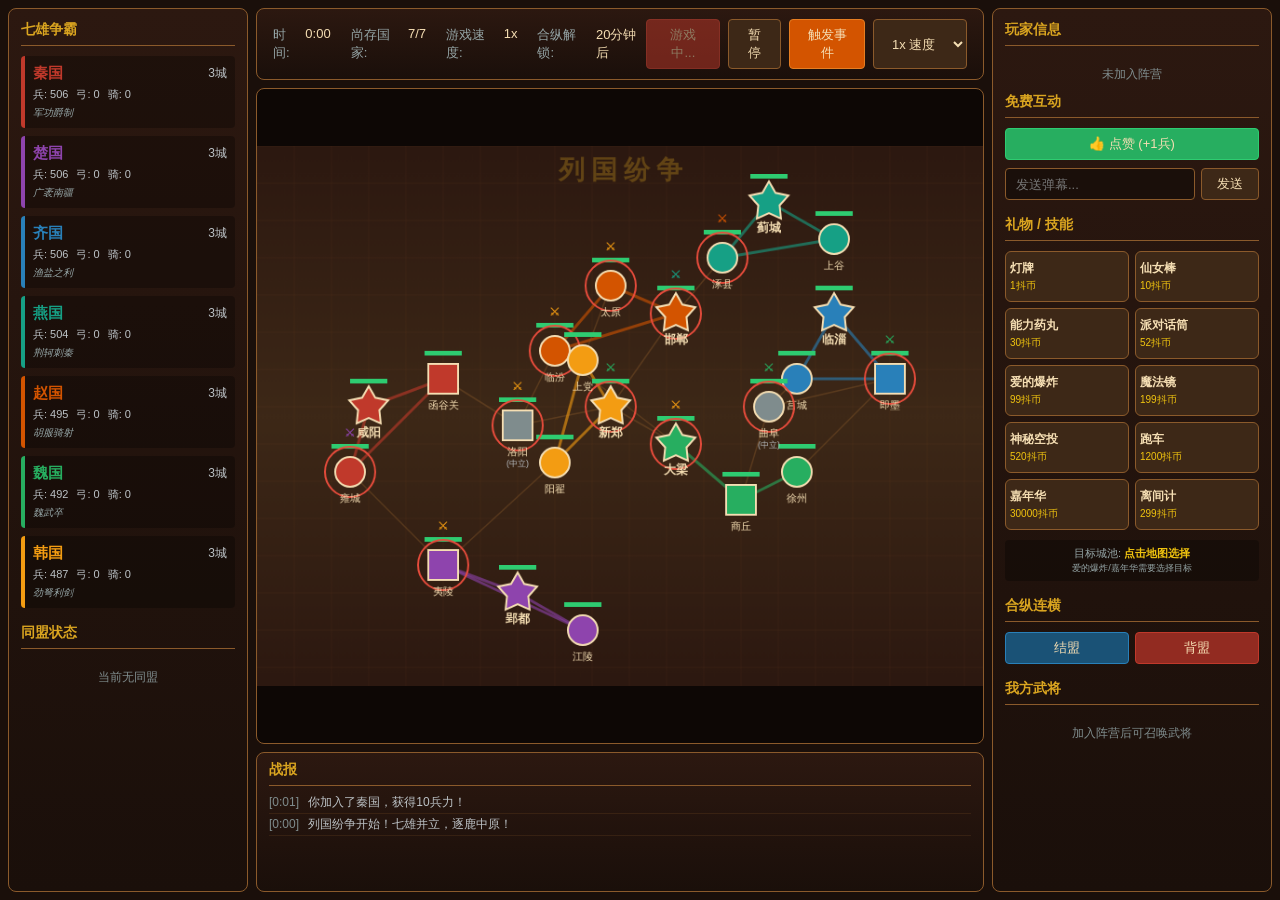
<file: index.html>
<!DOCTYPE html>
<html lang="zh-CN">
<head>
  <meta charset="UTF-8">
  <meta name="viewport" content="width=device-width, initial-scale=1.0">
  <title>列国纷争 - 抖音弹幕互动对抗游戏</title>
  <link rel="stylesheet" href="css/style.css">
</head>
<body>
  <!-- 加入阵营面板（固定定位，确保可点击） -->
  <div id="join-panel" style="position:fixed;top:50%;left:50%;transform:translate(-50%,-50%);background:rgba(26,15,10,0.97);border:2px solid #daa520;border-radius:12px;padding:30px 40px;text-align:center;z-index:9999;">
    <h3 style="color:#daa520;font-size:20px;margin-bottom:10px;">选择你的阵营</h3>
    <p style="color:#95a5a6;font-size:13px;margin-bottom:20px;">加入战国七雄之一，为你的国家攻城略地！</p>
    <div style="display:grid;grid-template-columns:repeat(4,1fr);gap:10px;">
      <button class="join-faction-btn" data-faction="qin" style="color:white;border:none;padding:12px 8px;border-radius:6px;cursor:pointer;font-size:15px;font-weight:bold;background:#c0392b;">秦国</button>
      <button class="join-faction-btn" data-faction="chu" style="color:white;border:none;padding:12px 8px;border-radius:6px;cursor:pointer;font-size:15px;font-weight:bold;background:#8e44ad;">楚国</button>
      <button class="join-faction-btn" data-faction="qi" style="color:white;border:none;padding:12px 8px;border-radius:6px;cursor:pointer;font-size:15px;font-weight:bold;background:#2980b9;">齐国</button>
      <button class="join-faction-btn" data-faction="yan" style="color:white;border:none;padding:12px 8px;border-radius:6px;cursor:pointer;font-size:15px;font-weight:bold;background:#16a085;">燕国</button>
      <button class="join-faction-btn" data-faction="zhao" style="color:white;border:none;padding:12px 8px;border-radius:6px;cursor:pointer;font-size:15px;font-weight:bold;background:#d35400;">赵国</button>
      <button class="join-faction-btn" data-faction="wei" style="color:white;border:none;padding:12px 8px;border-radius:6px;cursor:pointer;font-size:15px;font-weight:bold;background:#27ae60;">魏国</button>
      <button class="join-faction-btn" data-faction="han" style="color:white;border:none;padding:12px 8px;border-radius:6px;cursor:pointer;font-size:15px;font-weight:bold;background:#f39c12;">韩国</button>
    </div>
  </div>
  <!-- 游戏主界面 -->
  <div id="game-container">
    <!-- 左侧：阵营状态 -->
    <aside id="left-panel" class="panel">
      <h2 class="panel-title">七雄争霸</h2>
      <div id="faction-list"></div>
      <h2 class="panel-title">同盟状态</h2>
      <div id="alliance-panel"></div>
    </aside>
    <!-- 中间：游戏地图 -->
    <main id="game-main">
      <div id="game-header">
        <div id="game-info"></div>
        <div id="game-controls">
          <button id="start-btn" class="btn btn-primary">开始游戏</button>
          <button onclick="togglePause()" class="btn">暂停</button>
          <button onclick="doEvent()" class="btn btn-warning">触发事件</button>
          <select onchange="setSpeed(this.value)" class="btn">
            <option value="1">1x 速度</option>
            <option value="2">2x 速度</option>
            <option value="4">4x 速度</option>
          </select>
        </div>
      </div>
      <div id="map-container">
        <canvas id="game-canvas" width="780" height="580"></canvas>
        <!-- 结算界面 -->
        <div id="end-screen" class="overlay-panel">
          <h2 id="winner-text"></h2>
          <p class="overlay-desc">天下一统，四海归一</p>
          <button id="restart-btn" class="btn btn-primary">再来一局</button>
        </div>
      </div>
      <!-- 战斗日志 -->
      <div id="battle-log-container">
        <h3 class="panel-title">战报</h3>
        <div id="battle-log"></div>
      </div>
    </main>
    <!-- 右侧：玩家操作 -->
    <aside id="right-panel" class="panel">
      <h2 class="panel-title">玩家信息</h2>
      <div id="player-info"></div>
      <!-- 控制面板 -->
      <div id="control-panel" style="display:none">
        <h2 class="panel-title">免费互动</h2>
        <div class="action-row">
          <button onclick="doLike()" class="btn btn-success">👍 点赞 (+1兵)</button>
        </div>
        <div class="action-row">
          <input type="text" id="comment-input" placeholder="发送弹幕..." class="input-field" onkeypress="if(event.key==='Enter')doComment()">
          <button onclick="doComment()" class="btn">发送</button>
        </div>
        <h2 class="panel-title">礼物 / 技能</h2>
        <div id="gift-panel">
          <div class="gift-grid">
            <button onclick="sendGift('light')" class="gift-btn" data-gift="light">
              <span class="gift-name">灯牌</span>
              <span class="gift-price">1抖币</span>
            </button>
            <button onclick="sendGift('wand')" class="gift-btn" data-gift="wand">
              <span class="gift-name">仙女棒</span>
              <span class="gift-price">10抖币</span>
            </button>
            <button onclick="sendGift('pill')" class="gift-btn" data-gift="pill">
              <span class="gift-name">能力药丸</span>
              <span class="gift-price">30抖币</span>
            </button>
            <button onclick="sendGift('mic')" class="gift-btn" data-gift="mic">
              <span class="gift-name">派对话筒</span>
              <span class="gift-price">52抖币</span>
            </button>
            <button onclick="sendGift('bomb')" class="gift-btn" data-gift="bomb">
              <span class="gift-name">爱的爆炸</span>
              <span class="gift-price">99抖币</span>
            </button>
            <button onclick="sendGift('mirror')" class="gift-btn" data-gift="mirror">
              <span class="gift-name">魔法镜</span>
              <span class="gift-price">199抖币</span>
            </button>
            <button onclick="sendGift('drop')" class="gift-btn" data-gift="drop">
              <span class="gift-name">神秘空投</span>
              <span class="gift-price">520抖币</span>
            </button>
            <button onclick="sendGift('car')" class="gift-btn" data-gift="car">
              <span class="gift-name">跑车</span>
              <span class="gift-price">1200抖币</span>
            </button>
            <button onclick="sendGift('carnival')" class="gift-btn" data-gift="carnival">
              <span class="gift-name">嘉年华</span>
              <span class="gift-price">30000抖币</span>
            </button>
            <button onclick="sendGift('sabotage')" class="gift-btn" data-gift="sabotage">
              <span class="gift-name">离间计</span>
              <span class="gift-price">299抖币</span>
            </button>
          </div>
          <div class="target-hint">
            目标城池: <span id="target-city-name">点击地图选择</span>
            <br><small>爱的爆炸/嘉年华需要选择目标</small>
          </div>
        </div>
        <h2 class="panel-title">合纵连横</h2>
        <div class="action-row">
          <button onclick="doAlly()" class="btn btn-alliance">结盟</button>
          <button onclick="doBreakAlly()" class="btn btn-danger">背盟</button>
        </div>
        <h2 class="panel-title">我方武将</h2>
        <div id="general-panel"></div>
      </div>
    </aside>
  </div>
  <!-- 游戏脚本 -->
  <script src="js/config.js"></script>
  <script src="js/game.js"></script>
  <script src="js/map.js"></script>
  <script src="js/ui.js"></script>
  <script>
    // 全局游戏实例
    var gameInst = null;
    var uiInst = null;
    var mapInst = null;
    // 直接初始化
    try {
      gameInst = initGame();
      var canvas = document.getElementById('game-canvas');
      mapInst = new MapRenderer(canvas, gameInst);
      uiInst = new UIManager(gameInst, mapInst);
      uiInst.update();
      // 自动开始游戏并加入秦国
      setTimeout(function() {
        if (gameInst.state === 'idle') {
          gameInst.start();
          var btn = document.getElementById('start-btn');
          if (btn) { btn.textContent = '游戏中...'; btn.disabled = true; }
        }
        // 自动加入秦国阵营
        gameInst.joinFaction('qin');
        var jp = document.getElementById('join-panel');
        if (jp) jp.style.display = 'none';
        var cp = document.getElementById('control-panel');
        if (cp) cp.style.display = 'block';
        console.log('Auto joined qin');
      }, 800);
      // 渲染循环
      function renderLoop() {
        mapInst.render();
        requestAnimationFrame(renderLoop);
      }
      renderLoop();
      console.log('Game initialized');
      // 绑定加入阵营按钮
      document.querySelectorAll('.join-faction-btn').forEach(function(btn) {
        btn.addEventListener('click', function() {
          var fid = btn.dataset.faction;
          console.log('Join faction clicked:', fid);
          if (gameInst && gameInst.joinFaction(fid)) {
            document.getElementById('join-panel').style.display = 'none';
            document.getElementById('control-panel').style.display = 'block';
          }
        });
      });
    } catch(e) {
      console.error('Init error:', e);
      document.body.innerHTML = '<h1>Error: ' + e.message + '</h1><pre>' + e.stack + '</pre>';
    }
    // 全局函数定义
    window.joinFaction = function(factionId) {
      if (!gameInst) return;
      if (gameInst.joinFaction(factionId)) {
        document.getElementById('join-panel').style.display = 'none';
        document.getElementById('control-panel').style.display = 'block';
      }
    };
    window.doLike = function() {
      if (gameInst && gameInst.playerFaction) {
        gameInst.like();
        var city = gameInst.cities.find(function(c) { return c.faction === gameInst.playerFaction; });
        if (city && mapInst) mapInst.addEffect('gift', city.x, city.y, { text: '+1', color: '#2ecc71', duration: 800 });
      }
    };
    window.doComment = function() {
      var input = document.getElementById('comment-input');
      if (input.value.trim() && gameInst) { gameInst.comment(input.value.trim()); input.value = ''; }
    };
    window.sendGift = function(giftId) {
      if (!gameInst || !gameInst.playerFaction) return;
      var gift = GIFTS.find(function(g) { return g.id === giftId; });
      if (!gift) return;
      var targetId = uiInst && uiInst.selectedTargetCity ? uiInst.selectedTargetCity.id : null;
      if ((gift.effect === 'damage' || gift.effect === 'capture') && !targetId) {
        alert('请先在地图上点击选择目标城池'); return;
      }
      var result = gameInst.sendGift(giftId, targetId);
      if (result.success && mapInst) {
        var c = targetId ? gameInst.cities.find(function(x) { return x.id === targetId; })
                         : gameInst.cities.find(function(x) { return x.faction === gameInst.playerFaction; });
        if (c) mapInst.addEffect('gift', c.x, c.y, { text: gift.name, color: '#f1c40f' });
      } else if (!result.success) alert(result.msg);
    };
    window.doAlly = function() {
      if (!gameInst || !gameInst.playerFaction) return;
      if (gameInst.elapsedTime < 1200) { alert('合纵连横将在20分钟后解锁'); return; }
      var alive = Object.values(gameInst.factions).filter(function(f) {
        return f.alive && f.id !== gameInst.playerFaction &&
          !gameInst.alliances.some(function(a) { return a.members.indexOf(f.id) >= 0; });
      });
      if (alive.length >= 1) {
        gameInst.createAlliance([gameInst.playerFaction, alive[0].id]);
      }
    };
    window.doBreakAlly = function() {
      if (gameInst && gameInst.playerFaction) gameInst.breakAlliance(gameInst.playerFaction);
    };
    window.doEvent = function() { if (gameInst) gameInst.triggerRandomEvent(); };
    window.togglePause = function() {
      if (!gameInst) return;
      var btn = document.getElementById('pause-btn');
      if (gameInst.state === 'playing') { gameInst.pause(); btn.textContent = '继续'; }
      else if (gameInst.state === 'paused') { gameInst.resume(); btn.textContent = '暂停'; }
    };
    window.setSpeed = function(val) { CONFIG.gameSpeed = parseFloat(val); };
  </script>
</body>
</html>
</file>
<file: css/style.css>
/* 列国纷争 - 样式表 */
* {
  margin: 0;
  padding: 0;
  box-sizing: border-box;
}
body {
  font-family: 'Microsoft YaHei', 'PingFang SC', sans-serif;
  background: #1a0f0a;
  color: #f5deb3;
  overflow: hidden;
  height: 100vh;
}
#game-container {
  display: flex;
  height: 100vh;
  gap: 8px;
  padding: 8px;
}
/* 面板通用样式 */
.panel {
  background: linear-gradient(180deg, #2c1810 0%, #1a0f0a 100%);
  border: 1px solid #8b5a2b;
  border-radius: 8px;
  padding: 12px;
  overflow-y: auto;
}
.panel::-webkit-scrollbar {
  width: 6px;
}
.panel::-webkit-scrollbar-track {
  background: #1a0f0a;
}
.panel::-webkit-scrollbar-thumb {
  background: #8b5a2b;
  border-radius: 3px;
}
.panel-title {
  font-size: 14px;
  color: #daa520;
  border-bottom: 1px solid #8b5a2b;
  padding-bottom: 6px;
  margin-bottom: 10px;
  margin-top: 16px;
}
.panel-title:first-child {
  margin-top: 0;
}
/* 左侧面板 */
#left-panel {
  width: 240px;
  flex-shrink: 0;
}
/* 阵营列表 */
.faction-item {
  background: rgba(0,0,0,0.3);
  border-radius: 4px;
  padding: 8px;
  margin-bottom: 8px;
  transition: all 0.3s;
}
.faction-item.player-faction {
  background: rgba(218, 165, 32, 0.15);
  border: 1px solid #daa520 !important;
}
.faction-item.dead-faction {
  opacity: 0.4;
  filter: grayscale(1);
}
.faction-header {
  display: flex;
  justify-content: space-between;
  align-items: center;
  margin-bottom: 4px;
}
.faction-name {
  font-weight: bold;
  font-size: 15px;
}
.faction-cities {
  font-size: 12px;
  color: #bdc3c7;
}
.faction-stats {
  display: flex;
  gap: 8px;
  font-size: 11px;
  color: #bdc3c7;
  margin-bottom: 4px;
}
.faction-trait {
  font-size: 10px;
  color: #95a5a6;
  font-style: italic;
}
.faction-buffs {
  margin-top: 4px;
  display: flex;
  flex-wrap: wrap;
  gap: 3px;
}
.buff-tag {
  background: rgba(46, 204, 113, 0.2);
  color: #2ecc71;
  font-size: 9px;
  padding: 1px 4px;
  border-radius: 2px;
}
.dead-tag {
  color: #e74c3c;
  font-size: 11px;
  font-weight: bold;
  margin-top: 4px;
}
/* 同盟面板 */
.alliance-item {
  display: flex;
  justify-content: space-between;
  font-size: 12px;
  padding: 4px 0;
  color: #f1c40f;
}
.alliance-time {
  color: #95a5a6;
}
/* 中间主区域 */
#game-main {
  flex: 1;
  display: flex;
  flex-direction: column;
  gap: 8px;
  min-width: 0;
}
#game-header {
  display: flex;
  justify-content: space-between;
  align-items: center;
  background: linear-gradient(180deg, #2c1810 0%, #1a0f0a 100%);
  border: 1px solid #8b5a2b;
  border-radius: 8px;
  padding: 10px 16px;
}
#game-info {
  display: flex;
  gap: 20px;
  font-size: 13px;
}
.info-row {
  display: flex;
  gap: 6px;
}
.info-row span:first-child {
  color: #95a5a6;
}
#game-controls {
  display: flex;
  gap: 8px;
}
/* 按钮 */
.btn {
  background: #3d2817;
  color: #f5deb3;
  border: 1px solid #8b5a2b;
  padding: 6px 14px;
  border-radius: 4px;
  cursor: pointer;
  font-size: 13px;
  transition: all 0.2s;
}
.btn:hover {
  background: #5a3d20;
  border-color: #daa520;
}
.btn:disabled {
  opacity: 0.5;
  cursor: not-allowed;
}
.btn-primary {
  background: #c0392b;
  border-color: #e74c3c;
}
.btn-primary:hover {
  background: #e74c3c;
}
.btn-success {
  background: #27ae60;
  border-color: #2ecc71;
}
.btn-success:hover {
  background: #2ecc71;
}
.btn-warning {
  background: #d35400;
  border-color: #e67e22;
}
.btn-warning:hover {
  background: #e67e22;
}
.btn-danger {
  background: #922b21;
  border-color: #c0392b;
}
.btn-alliance {
  background: #1a5276;
  border-color: #2980b9;
}
/* 地图容器 */
#map-container {
  flex: 1;
  position: relative;
  background: #0d0705;
  border: 1px solid #8b5a2b;
  border-radius: 8px;
  overflow: hidden;
  display: flex;
  align-items: center;
  justify-content: center;
}
#game-canvas {
  max-width: 100%;
  max-height: 100%;
}
/* 遮罩面板 */
.overlay-panel {
  position: absolute;
  top: 50%;
  left: 50%;
  transform: translate(-50%, -50%);
  background: rgba(26, 15, 10, 0.95);
  border: 2px solid #daa520;
  border-radius: 12px;
  padding: 30px 40px;
  text-align: center;
  z-index: 100;
  min-width: 400px;
}
.overlay-panel h3 {
  color: #daa520;
  font-size: 20px;
  margin-bottom: 10px;
}
.overlay-panel h2 {
  font-size: 32px;
  margin-bottom: 12px;
}
.overlay-desc {
  color: #95a5a6;
  font-size: 13px;
  margin-bottom: 20px;
}
#join-buttons {
  display: grid;
  grid-template-columns: repeat(4, 1fr);
  gap: 10px;
}
.join-faction-btn {
  color: white;
  border: none;
  padding: 12px 8px;
  border-radius: 6px;
  cursor: pointer;
  font-size: 15px;
  font-weight: bold;
  transition: transform 0.2s;
}
.join-faction-btn:hover {
  transform: scale(1.05);
}
#end-screen {
  display: none;
  flex-direction: column;
  align-items: center;
}
/* 战斗日志 */
#battle-log-container {
  height: 140px;
  background: linear-gradient(180deg, #2c1810 0%, #1a0f0a 100%);
  border: 1px solid #8b5a2b;
  border-radius: 8px;
  padding: 8px 12px;
  display: flex;
  flex-direction: column;
}
#battle-log-container .panel-title {
  margin-top: 0;
  margin-bottom: 6px;
}
#battle-log {
  flex: 1;
  overflow-y: auto;
  font-size: 12px;
}
#battle-log::-webkit-scrollbar {
  width: 4px;
}
#battle-log::-webkit-scrollbar-thumb {
  background: #8b5a2b;
}
.log-item {
  padding: 2px 0;
  color: #bdc3c7;
  border-bottom: 1px solid rgba(139, 90, 43, 0.2);
}
.log-time {
  color: #7f8c8d;
  margin-right: 6px;
}
/* 右侧面板 */
#right-panel {
  width: 280px;
  flex-shrink: 0;
}
.info-empty {
  color: #7f8c8d;
  font-size: 12px;
  text-align: center;
  padding: 10px;
}
.action-row {
  display: flex;
  gap: 6px;
  margin-bottom: 8px;
}
.action-row .btn {
  flex: 1;
}
.input-field {
  flex: 1;
  background: #1a0f0a;
  border: 1px solid #8b5a2b;
  color: #f5deb3;
  padding: 6px 10px;
  border-radius: 4px;
  font-size: 13px;
}
.input-field:focus {
  outline: none;
  border-color: #daa520;
}
/* 礼物面板 */
.gift-grid {
  display: grid;
  grid-template-columns: repeat(2, 1fr);
  gap: 6px;
  margin-bottom: 10px;
}
.gift-btn {
  background: #3d2817;
  border: 1px solid #8b5a2b;
  border-radius: 6px;
  padding: 8px 4px;
  cursor: pointer;
  text-align: center;
  transition: all 0.2s;
  display: flex;
  flex-direction: column;
  gap: 2px;
}
.gift-btn:hover {
  background: #5a3d20;
  border-color: #daa520;
  transform: translateY(-1px);
}
.gift-name {
  font-size: 12px;
  color: #f5deb3;
  font-weight: bold;
}
.gift-price {
  font-size: 10px;
  color: #f1c40f;
}
.target-hint {
  font-size: 11px;
  color: #95a5a6;
  text-align: center;
  padding: 6px;
  background: rgba(0,0,0,0.3);
  border-radius: 4px;
}
.target-hint span {
  color: #f1c40f;
  font-weight: bold;
}
/* 武将面板 */
.general-item {
  background: rgba(0,0,0,0.3);
  border-radius: 4px;
  padding: 6px 8px;
  margin-bottom: 6px;
}
.general-name {
  font-size: 13px;
  font-weight: bold;
  color: #f5deb3;
}
.general-level {
  font-size: 10px;
  color: #f1c40f;
}
.general-skill {
  font-size: 10px;
  color: #bdc3c7;
  margin: 2px 0;
}
.general-cd {
  font-size: 10px;
  color: #2ecc71;
}
/* 闪烁消息 */
.flash-message {
  position: fixed;
  top: 50%;
  left: 50%;
  transform: translate(-50%, -50%);
  background: rgba(231, 76, 60, 0.9);
  color: white;
  padding: 12px 24px;
  border-radius: 8px;
  font-size: 14px;
  z-index: 1000;
  animation: flashIn 0.3s ease;
}
@keyframes flashIn {
  from { opacity: 0; transform: translate(-50%, -50%) scale(0.8); }
  to { opacity: 1; transform: translate(-50%, -50%) scale(1); }
}
/* 响应式 */
@media (max-width: 1200px) {
  #left-panel { width: 200px; }
  #right-panel { width: 240px; }
}
</file>
